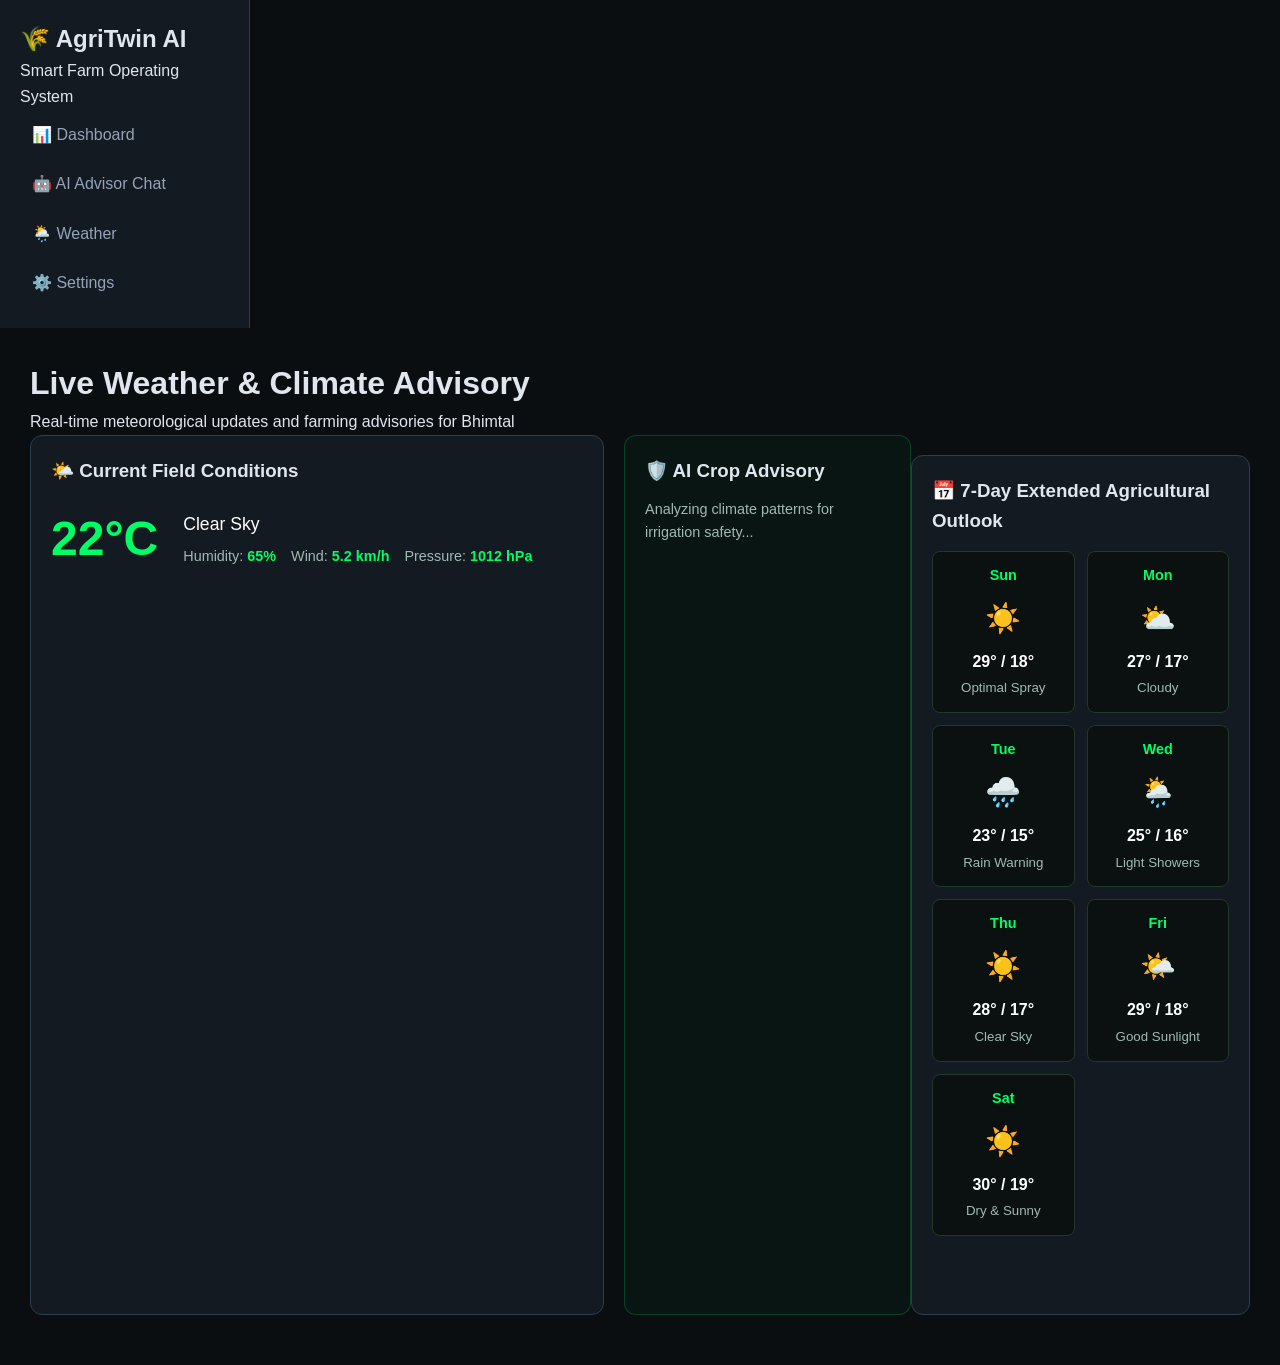
<file: frontend/weather.html>
<!DOCTYPE html>
<html lang="en">
<head>
  <meta charset="UTF-8">
  <meta name="viewport" content="width=device-width, initial-scale=1.0">
  <title>AgriTwin - Advanced Weather & Climate</title>
  <link rel="stylesheet" href="dashboard.css">
</head>
<body class="dashboard-body">

  <div class="app-container">
    <!-- Sidebar -->
    <aside class="sidebar">
      <div class="logo-area">
        <h2>🌾 AgriTwin AI</h2>
        <p>Smart Farm Operating System</p>
      </div>
      <nav class="nav-links">
        <a href="dashboard.html">📊 Dashboard</a>
        <a href="dashboard.html">🤖 AI Advisor Chat</a>
        <a href="weather.html" class="active">🌦️ Weather</a>
        <a href="settings.html">⚙️ Settings</a>
      </nav>
    </aside>

    <!-- Main Content -->
    <main class="main-content">
      <header class="top-bar">
        <h1>Live Weather & Climate Advisory</h1>
        <p>Real-time meteorological updates and farming advisories for Bhimtal</p>
      </header>

      <div class="dashboard-container">
        <!-- Current Weather & Farm Metrics Grid -->
        <div style="display: grid; grid-template-columns: 2fr 1fr; gap: 20px;">
          
          <!-- Current Conditions Card -->
          <section class="card">
            <h3>🌤️ Current Field Conditions</h3>
            <div class="weather-info" style="display: flex; align-items: center; gap: 25px; margin-top: 15px;">
              <h2 id="temp" style="color: #00ff66; font-size: 3rem;">-- °C</h2>
              <div>
                <p id="condition" style="color: #fff; font-size: 1.1rem; font-weight: 500;">Fetching live data...</p>
                <div style="font-size: 0.9rem; color: #a3b8b0; margin-top: 6px; display: flex; gap: 15px;">
                  <span>Humidity: <b id="humidity" style="color:#00ff66;">--%</b></span>
                  <span>Wind: <b id="wind" style="color:#00ff66;">-- km/h</b></span>
                  <span>Pressure: <b id="pressure" style="color:#00ff66;">-- hPa</b></span>
                </div>
              </div>
            </div>
          </section>

          <!-- Smart Farm Risk Advisory Card -->
          <section class="card" style="background: rgba(0, 255, 102, 0.03); border-color: #00ff6633;">
            <h3>🛡️ AI Crop Advisory</h3>
            <p id="advisory-text" style="color: #a3b8b0; font-size: 0.9rem; margin-top: 12px;">
              Analyzing climate patterns for irrigation safety...
            </p>
          </section>
        </div>

        <!-- 7-Day Agricultural Weather Outlook -->
        <section class="card" style="margin-top: 20px;">
          <h3>📅 7-Day Extended Agricultural Outlook</h3>
          <div style="display: grid; grid-template-columns: repeat(auto-fit, minmax(120px, 1fr)); gap: 12px; margin-top: 15px;">
            
            <div style="background: rgba(8,15,12,0.8); border: 1px solid #22382b; padding: 12px; border-radius: 8px; text-align: center;">
              <p style="color: #00ff66; font-weight: bold; font-size: 0.9rem;">Sun</p>
              <span style="font-size: 1.8rem; display: block; margin: 8px 0;">☀️</span>
              <h4 style="color: #fff; font-size: 1rem;">29° / 18°</h4>
              <small style="color: #a3b8b0;">Optimal Spray</small>
            </div>

            <div style="background: rgba(8,15,12,0.8); border: 1px solid #22382b; padding: 12px; border-radius: 8px; text-align: center;">
              <p style="color: #00ff66; font-weight: bold; font-size: 0.9rem;">Mon</p>
              <span style="font-size: 1.8rem; display: block; margin: 8px 0;">⛅</span>
              <h4 style="color: #fff; font-size: 1rem;">27° / 17°</h4>
              <small style="color: #a3b8b0;">Cloudy</small>
            </div>

            <div style="background: rgba(8,15,12,0.8); border: 1px solid #22382b; padding: 12px; border-radius: 8px; text-align: center;">
              <p style="color: #00ff66; font-weight: bold; font-size: 0.9rem;">Tue</p>
              <span style="font-size: 1.8rem; display: block; margin: 8px 0;">🌧️</span>
              <h4 style="color: #fff; font-size: 1rem;">23° / 15°</h4>
              <small style="color: #a3b8b0;">Rain Warning</small>
            </div>

            <div style="background: rgba(8,15,12,0.8); border: 1px solid #22382b; padding: 12px; border-radius: 8px; text-align: center;">
              <p style="color: #00ff66; font-weight: bold; font-size: 0.9rem;">Wed</p>
              <span style="font-size: 1.8rem; display: block; margin: 8px 0;">🌦️</span>
              <h4 style="color: #fff; font-size: 1rem;">25° / 16°</h4>
              <small style="color: #a3b8b0;">Light Showers</small>
            </div>

            <div style="background: rgba(8,15,12,0.8); border: 1px solid #22382b; padding: 12px; border-radius: 8px; text-align: center;">
              <p style="color: #00ff66; font-weight: bold; font-size: 0.9rem;">Thu</p>
              <span style="font-size: 1.8rem; display: block; margin: 8px 0;">☀️</span>
              <h4 style="color: #fff; font-size: 1rem;">28° / 17°</h4>
              <small style="color: #a3b8b0;">Clear Sky</small>
            </div>

            <div style="background: rgba(8,15,12,0.8); border: 1px solid #22382b; padding: 12px; border-radius: 8px; text-align: center;">
              <p style="color: #00ff66; font-weight: bold; font-size: 0.9rem;">Fri</p>
              <span style="font-size: 1.8rem; display: block; margin: 8px 0;">🌤️</span>
              <h4 style="color: #fff; font-size: 1rem;">29° / 18°</h4>
              <small style="color: #a3b8b0;">Good Sunlight</small>
            </div>

            <div style="background: rgba(8,15,12,0.8); border: 1px solid #22382b; padding: 12px; border-radius: 8px; text-align: center;">
              <p style="color: #00ff66; font-weight: bold; font-size: 0.9rem;">Sat</p>
              <span style="font-size: 1.8rem; display: block; margin: 8px 0;">☀️</span>
              <h4 style="color: #fff; font-size: 1rem;">30° / 19°</h4>
              <small style="color: #a3b8b0;">Dry & Sunny</small>
            </div>

          </div>
        </section>

      </div>
    </main>
  </div>

  <script src="weather.js"></script>
</body>
</html>
</file>
<file: frontend/dashboard.css>
:root {
    --bg-main: #0a0e11;
    --bg-card: #141a21;
    --text-main: #e0e6ed;
    --text-muted: #94a3b8;
    --accent-green: #00ff66;
    --accent-green-dim: rgba(0, 255, 102, 0.1);
    --border-color: #2c3e50;
    --success-color: #27ae60;
    --warning-color: #f39c12;
    --danger-color: #c0392b;
    --font-family: 'Segoe UI', Tahoma, Geneva, Verdana, sans-serif;
}

* {
    margin: 0;
    padding: 0;
    box-sizing: border-box;
}

body {
    background-color: var(--bg-main);
    color: var(--text-main);
    font-family: var(--font-family);
    line-height: 1.6;
    overflow-x: hidden;
}

.dashboard-container {
    display: flex;
    min-height: 100vh;
}

.sidebar {
    width: 250px;
    background-color: var(--bg-card);
    padding: 20px;
    display: flex;
    flex-direction: column;
    border-right: 1px solid var(--border-color);
}

.sidebar-header h2 {
    color: var(--accent-green);
    font-size: 24px;
    margin-bottom: 40px;
    display: flex;
    align-items: center;
    gap: 10px;
}

.nav-links {
    list-style: none;
    flex-grow: 1;
}

.nav-links li {
    margin-bottom: 15px;
}

.nav-links a {
    text-decoration: none;
    color: var(--text-muted);
    font-size: 16px;
    display: flex;
    align-items: center;
    gap: 12px;
    padding: 12px;
    border-radius: 8px;
    transition: 0.3s;
}

.nav-links a:hover {
    background-color: rgba(255, 255, 255, 0.05);
    color: var(--text-main);
}

.nav-links li.active a {
    background-color: var(--accent-green-dim);
    color: var(--accent-green);
    font-weight: 600;
}

.logout-section {
    margin-top: auto;
}

.btn-logout {
    background: none;
    border: none;
    color: var(--danger-color);
    font-size: 16px;
    cursor: pointer;
    display: flex;
    align-items: center;
    gap: 10px;
    width: 100%;
    padding: 12px;
}

.main-content {
    flex: 1;
    padding: 30px;
    overflow-y: auto;
}

.content-header {
    display: flex;
    justify-content: space-between;
    align-items: center;
    margin-bottom: 30px;
}

.header-text h1 {
    font-size: 28px;
    margin-bottom: 5px;
}

.header-text p {
    color: var(--text-muted);
}

.dashboard-section {
    margin-bottom: 30px;
}

.section-title {
    margin-bottom: 15px;
}
.section-title h3 {
    color: var(--accent-green);
}
.section-title small {
    color: var(--text-muted);
}

.card {
    background-color: var(--bg-card);
    padding: 20px;
    border-radius: 12px;
    border: 1px solid var(--border-color);
    margin-bottom: 20px;
}

.card-header {
    margin-bottom: 15px;
}

.card-header h3 {
    font-size: 18px;
    margin-bottom: 5px;
}

.card-header p {
    font-size: 14px;
    color: var(--text-muted);
}

.grid-2col {
    display: grid;
    grid-template-columns: 1fr 1fr;
    gap: 20px;
    margin-bottom: 20px;
}

.market-grid {
    display: grid;
    grid-template-columns: repeat(4, 1fr);
    gap: 15px;
}

.market-card {
    background: #0f1317;
    border: 1px solid var(--border-color);
    padding: 15px;
    border-radius: 10px;
    transition: 0.3s;
}

.market-card:hover {
    border-color: var(--accent-green);
    transform: translateY(-2px);
}

.market-card h4 {
    font-size: 14px;
    color: var(--text-muted);
    margin-bottom: 8px;
}

.price-info {
    display: flex;
    align-items: baseline;
    gap: 4px;
}

.market-card .price {
    font-size: 22px;
    font-weight: bold;
    color: var(--text-main);
}

.market-card .unit {
    font-size: 12px;
    color: var(--text-muted);
}

.market-card .trend {
    font-size: 12px;
    font-weight: 600;
    display: block;
    margin-top: 5px;
}

.trend.up {
    color: var(--success-color);
}
.trend.down {
    color: var(--danger-color);
}

.stats-section {
    display: grid;
    grid-template-columns: repeat(4, 1fr);
    gap: 20px;
}

.stat-card {
    background-color: var(--bg-card);
    padding: 20px;
    border-radius: 12px;
    border: 1px solid var(--border-color);
    display: flex;
    align-items: center;
    gap: 15px;
}

.stat-card .icon {
    font-size: 32px;
    color: var(--accent-green);
    background: var(--accent-green-dim);
    padding: 12px;
    border-radius: 10px;
}

.stat-data h4 {
    font-size: 14px;
    color: var(--text-muted);
}

.stat-data h2 {
    font-size: 22px;
    margin: 3px 0;
}

.stat-data p {
    font-size: 12px;
    color: var(--success-color);
}

.upload-box {
    border: 2px dashed var(--border-color);
    padding: 25px;
    text-align: center;
    border-radius: 10px;
    cursor: pointer;
    transition: 0.3s;
    background: rgba(255, 255, 255, 0.01);
    margin-bottom: 15px;
}

.upload-box:hover {
    border-color: var(--accent-green);
    background: var(--accent-green-dim);
}

.upload-icon {
    font-size: 36px;
    color: var(--accent-green);
    margin-bottom: 8px;
    display: block;
}

.btn-primary {
    background-color: var(--accent-green);
    color: #000;
    border: none;
    padding: 12px 20px;
    font-weight: 600;
    border-radius: 8px;
    cursor: pointer;
    transition: 0.3s;
}

.btn-primary:hover {
    opacity: 0.9;
    transform: translateY(-1px);
}

.btn-primary:disabled {
    background-color: var(--border-color);
    color: var(--text-muted);
    cursor: not-allowed;
    transform: none;
}

.btn-full-width {
    width: 100%;
}

.btn-secondary {
    background-color: transparent;
    color: var(--text-main);
    border: 1px solid var(--border-color);
    padding: 10px 18px;
    border-radius: 8px;
    cursor: pointer;
}

.yield-details .main-metric h1 {
    font-size: 32px;
    color: var(--accent-green);
}

.comparison-metric {
    margin-top: 15px;
}

.progress-bar {
    background: var(--border-color);
    height: 8px;
    border-radius: 4px;
    margin-top: 8px;
    overflow: hidden;
}

.progress {
    background: var(--accent-green);
    height: 100%;
}

.weather-display {
    display: flex;
    justify-content: space-between;
    align-items: center;
}

.weather-display h1 {
    font-size: 36px;
    color: var(--accent-green);
}

.finance-stats {
    display: flex;
    justify-content: space-between;
    gap: 10px;
}

.stat-box {
    background: #0f1317;
    padding: 12px;
    border-radius: 8px;
    flex: 1;
    border: 1px solid var(--border-color);
}

.stat-box small {
    color: var(--text-muted);
}

.stat-box h3 {
    margin-top: 5px;
    font-size: 18px;
}

.text-success {
    color: var(--accent-green);
}

.modal-overlay {
    position: fixed;
    top: 0;
    left: 0;
    width: 100%;
    height: 100%;
    background: rgba(0, 0, 0, 0.8);
    display: flex;
    justify-content: center;
    align-items: center;
    z-index: 1000;
}

.modal-content {
    background: var(--bg-card);
    width: 450px;
    padding: 25px;
    border-radius: 12px;
    border: 1px solid var(--border-color);
    position: relative;
}

.modal-close {
    position: absolute;
    top: 15px;
    right: 20px;
    background: none;
    border: none;
    color: var(--text-main);
    font-size: 24px;
    cursor: pointer;
}

.divider {
    border: 0;
    height: 1px;
    background: var(--border-color);
    margin: 15px 0;
}

.modal-body {
    margin-bottom: 20px;
}

.modal-footer {
    display: flex;
    justify-content: flex-end;
    gap: 10px;
}

.loading-spinner {
    border: 4px solid var(--border-color);
    border-top: 4px solid var(--accent-green);
    border-radius: 50%;
    width: 35px;
    height: 35px;
    animation: spin 1s linear infinite;
    margin: 10px auto;
}

@keyframes spin {
    0% { transform: rotate(0deg); }
    100% { transform: rotate(360deg); }
}

@media (max-width: 1024px) {
    .dashboard-container {
        grid-template-columns: 1fr;
    }
    
    .sidebar {
        width: 100%;
        height: auto;
        position: relative;
    }
}

@media (max-width: 768px) {
    .market-grid, 
    .stats-section, 
    .grid-2col {
        grid-template-columns: 1fr !important;
        display: flex;
        flex-direction: column;
        gap: 15px;
    }

    .main-content {
        padding: 15px !important;
    }

    .content-header {
        flex-direction: column;
        align-items: flex-start;
        gap: 10px;
    }

    .market-card, .stat-card, .card {
        width: 100% !important;
    }
}

@media (max-width: 480px) {
    .finance-stats {
        flex-direction: column;
        gap: 10px;
    }
    
    .stat-box {
        width: 100% !important;
    }
}

@media (max-width: 1024px) {
    .app-container {
        flex-direction: column;
    }
    .sidebar {
        width: 100%;
        height: auto;
        position: relative;
    }
}

@media (max-width: 768px) {
    .dashboard-container > div:first-child {
        grid-template-columns: 1fr !important;
    }
    .weather-info {
        flex-direction: column;
        align-items: flex-start !important;
    }
}

@media (max-width: 768px) {
    .dashboard-container .card {
        padding: 15px;
    }
    
    .dashboard-container input, 
    .dashboard-container select {
        font-size: 16px; 
    }
}

.mobile-top-bar {
    display: none;
}

@media screen and (max-width: 768px) {
    .mobile-top-bar {
        display: flex !important;
        justify-content: space-between;
        align-items: center;
        background: #12181b;
        padding: 12px 20px;
        position: fixed;
        top: 0;
        left: 0;
        width: 100%;
        z-index: 1000;
        border-bottom: 1px solid #222;
    }

    .dashboard-container {
        padding-top: 60px;
    }

    .sidebar {
        position: fixed;
        left: -260px;
        top: 0;
        width: 260px;
        height: 100%;
        transition: 0.3s ease-in-out;
        z-index: 1100;
        background: #0b120f;
    }

    .sidebar.active {
        left: 0;
    }
}

#pinBox {
    background: #0d1612;
    padding: 15px;
    border-radius: 8px;
    border: 1px solid #1e3328;
}

#pinInput {
    box-sizing: border-box;
    transition: border-color 0.3s ease;
}

#pinInput:focus {
    border-color: #00ff66;
    outline: none;
}

#pinBox button:hover {
    background: #00cc52 !important;
}
</file>
